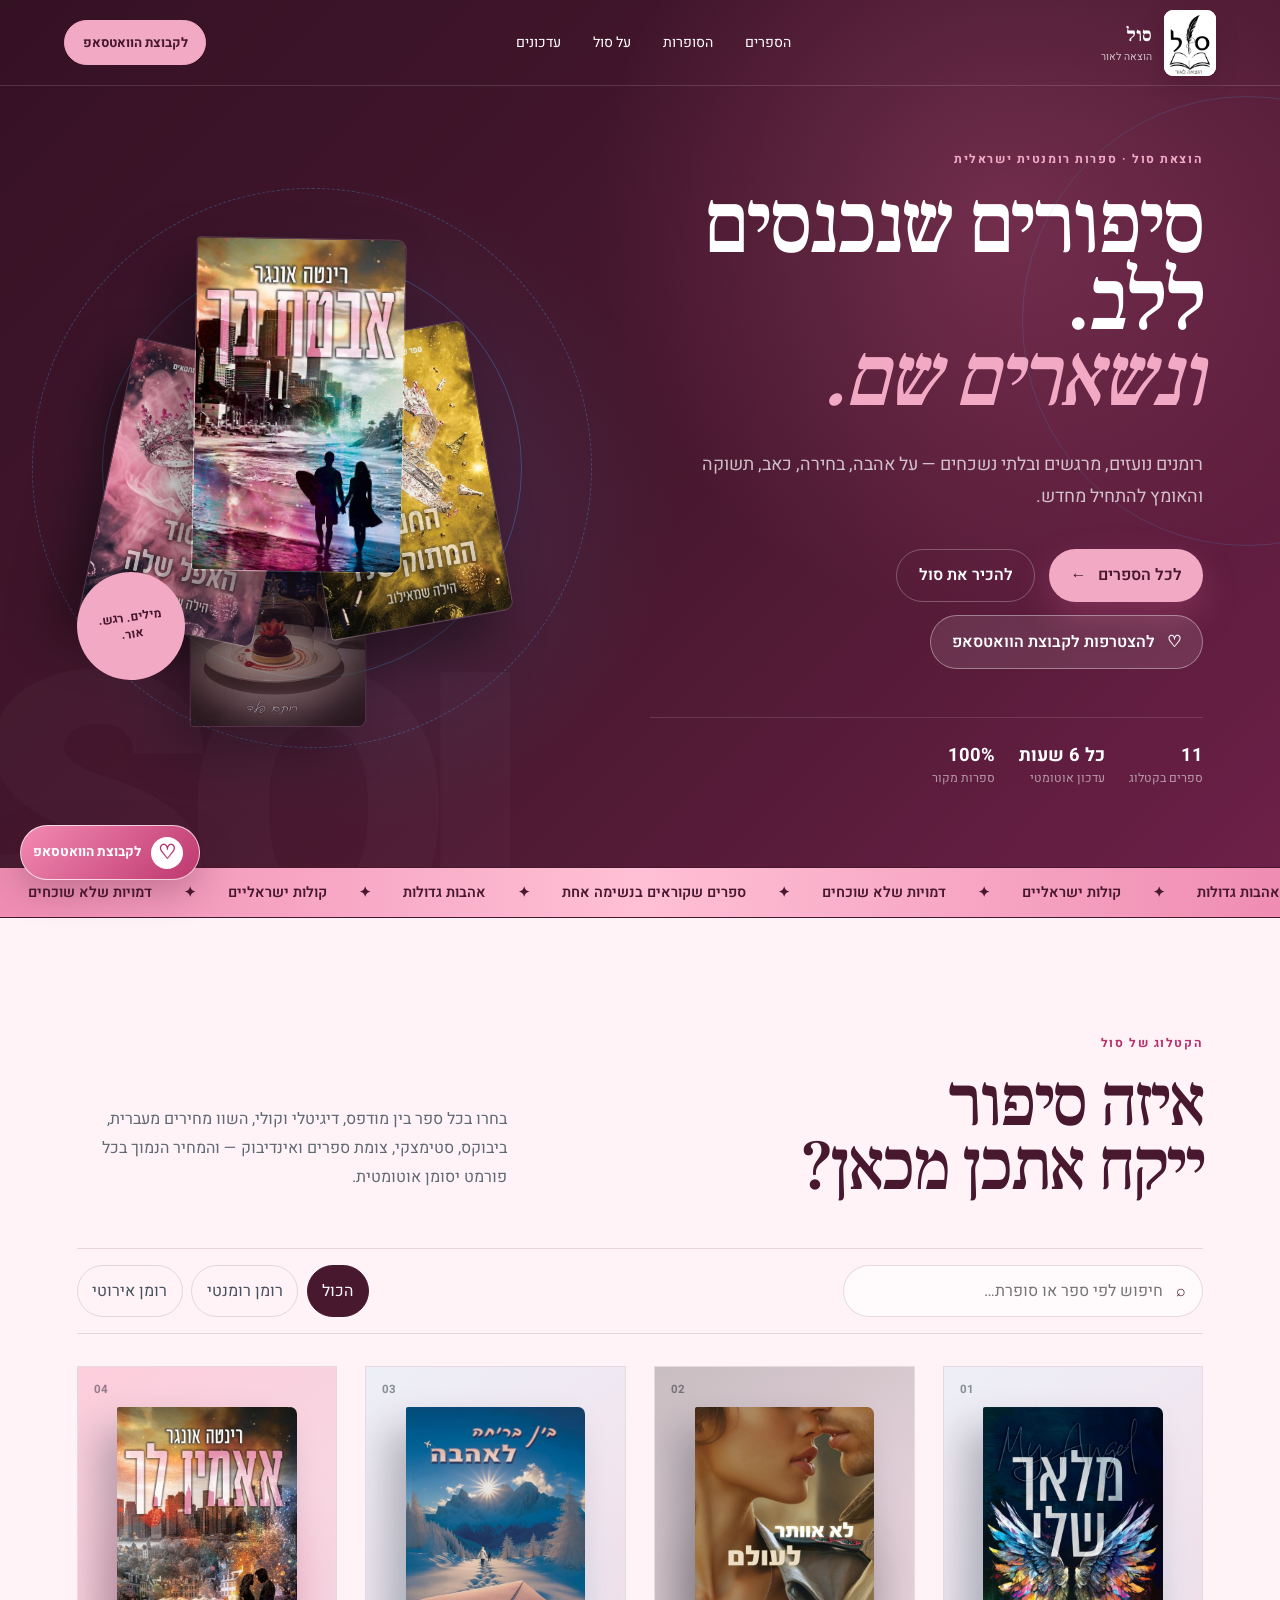
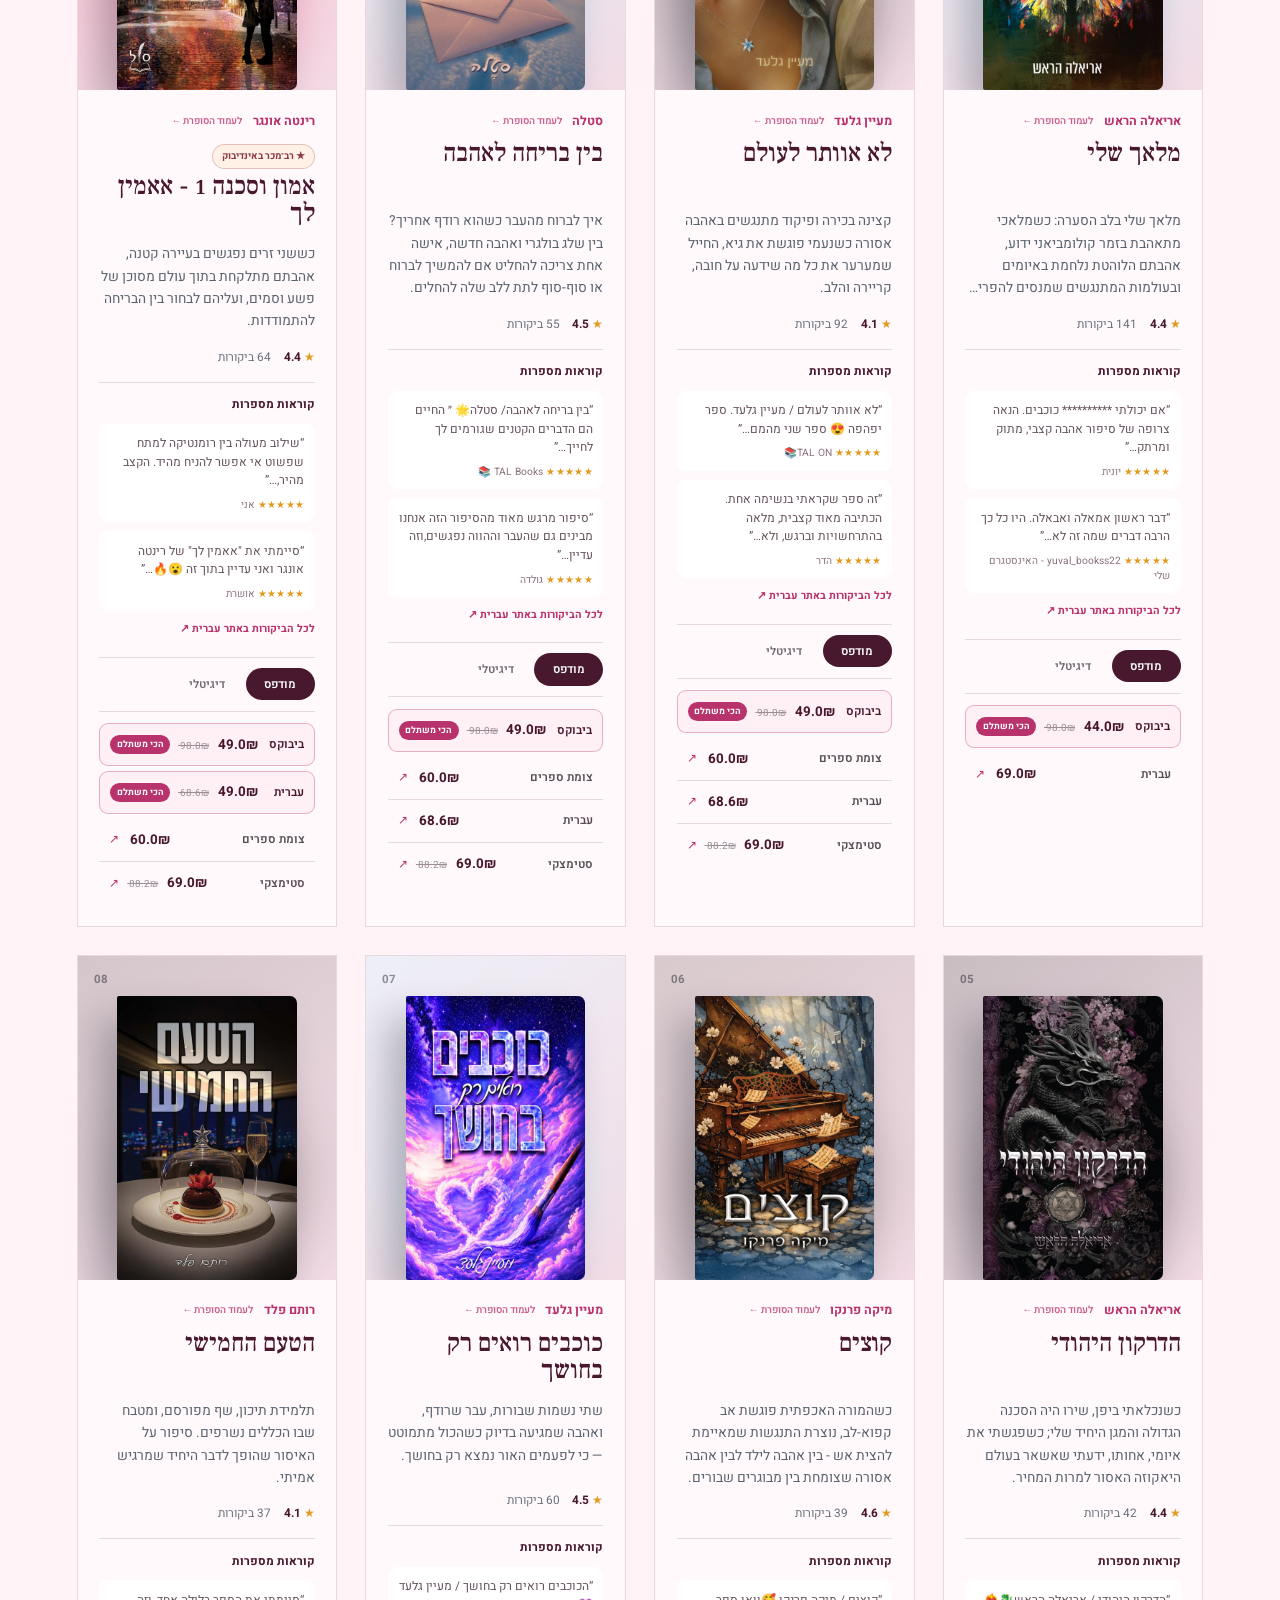
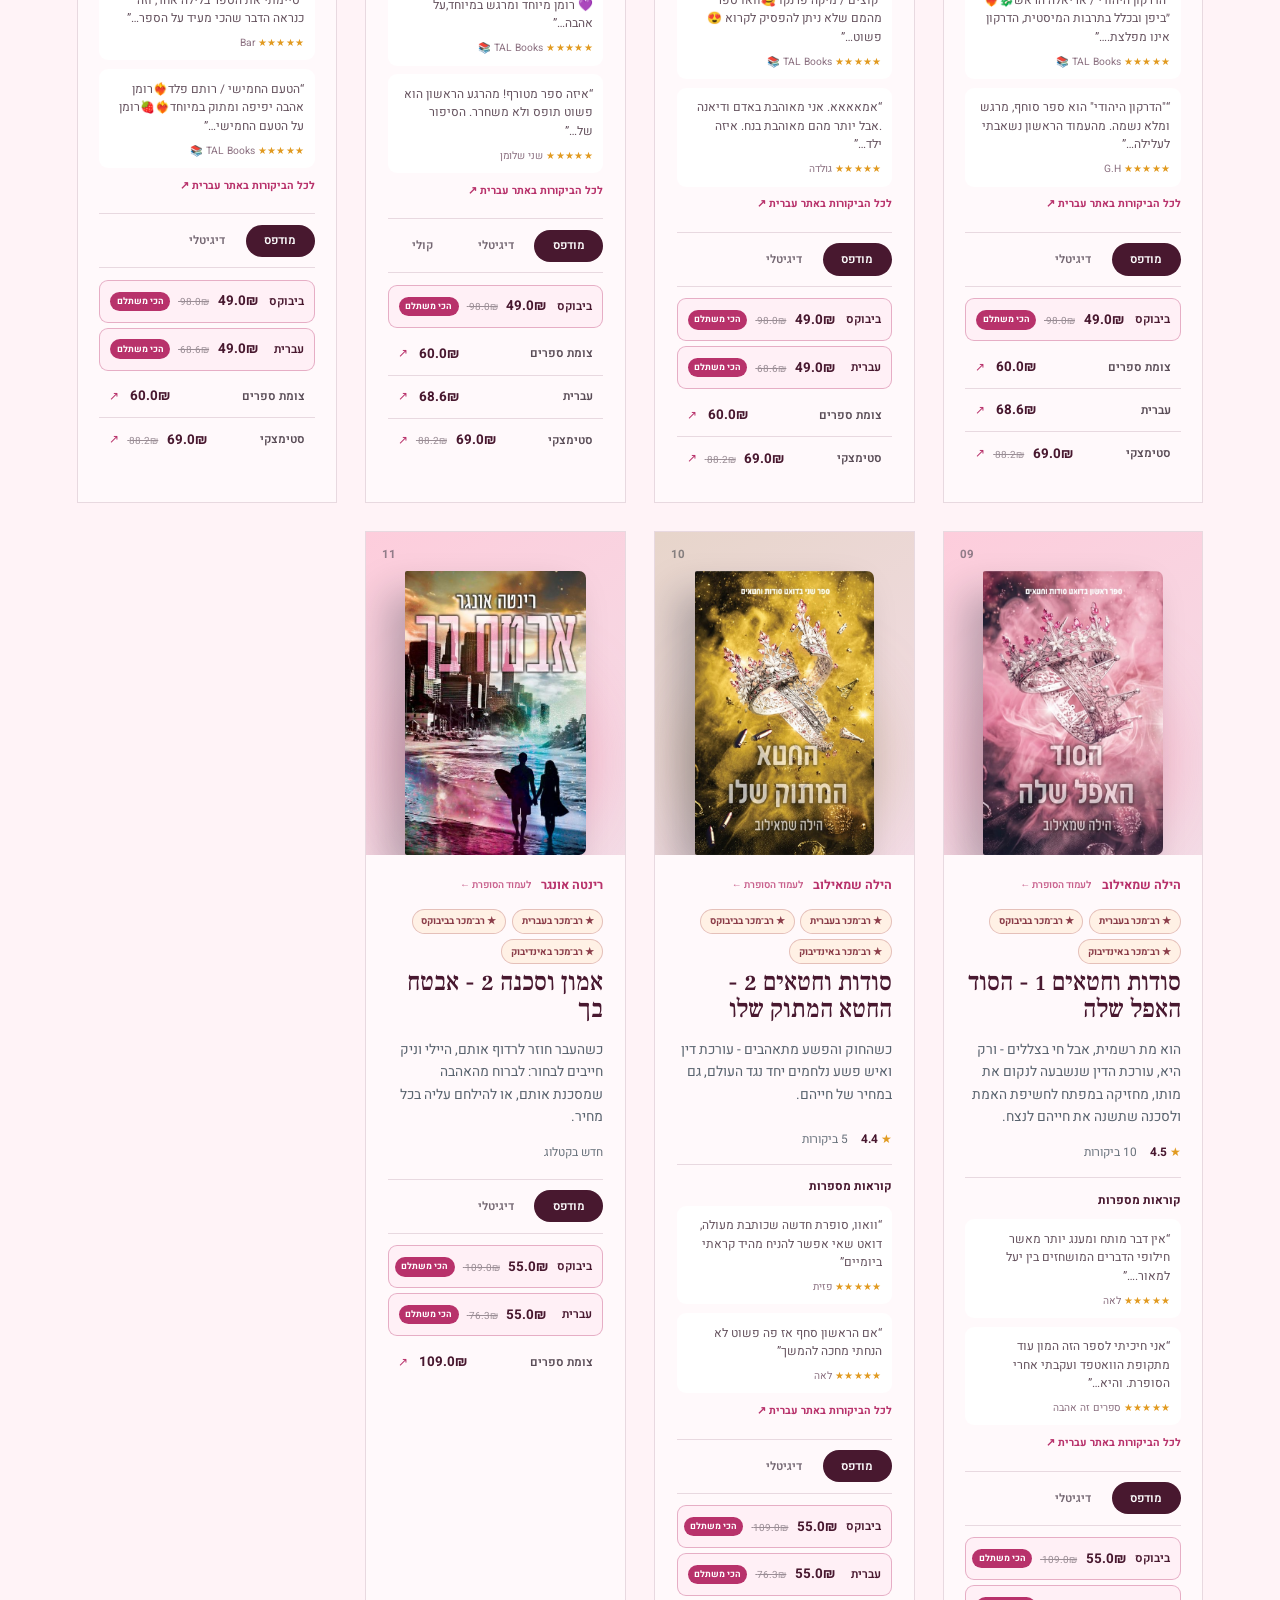
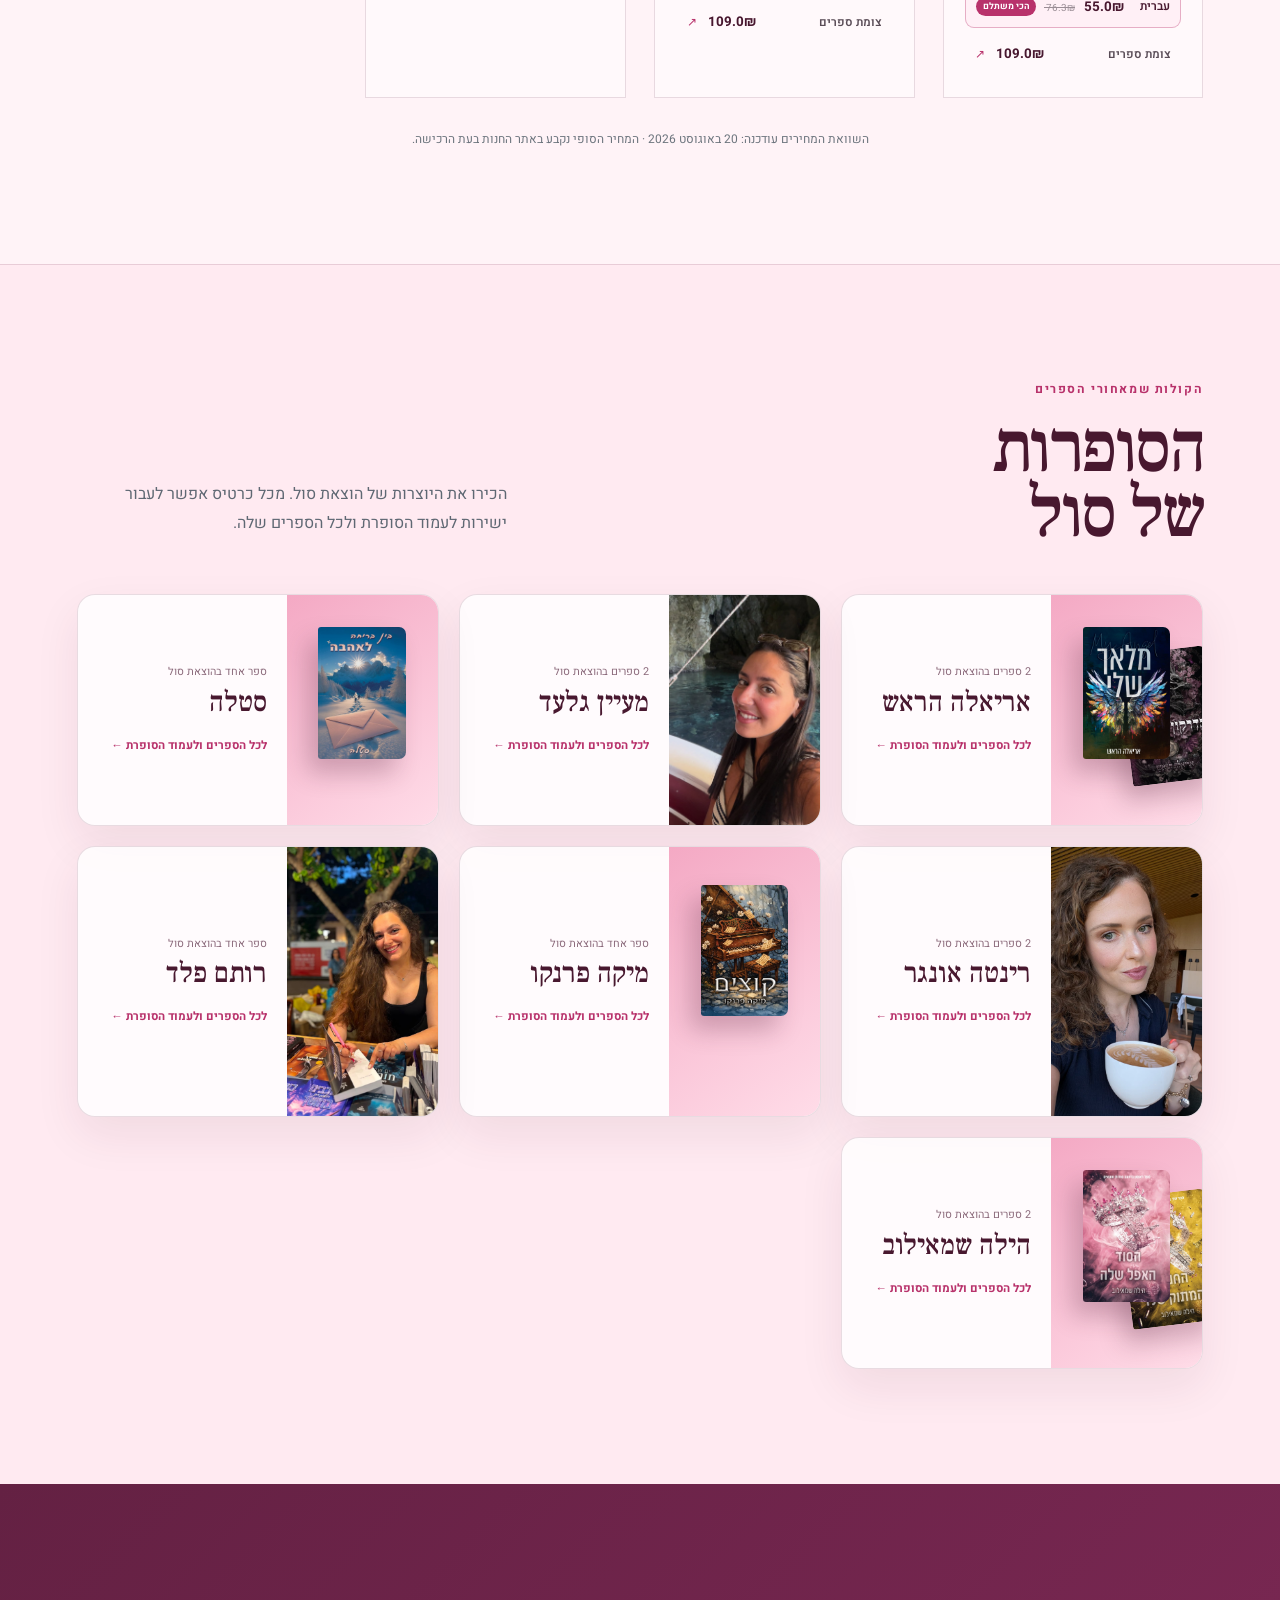
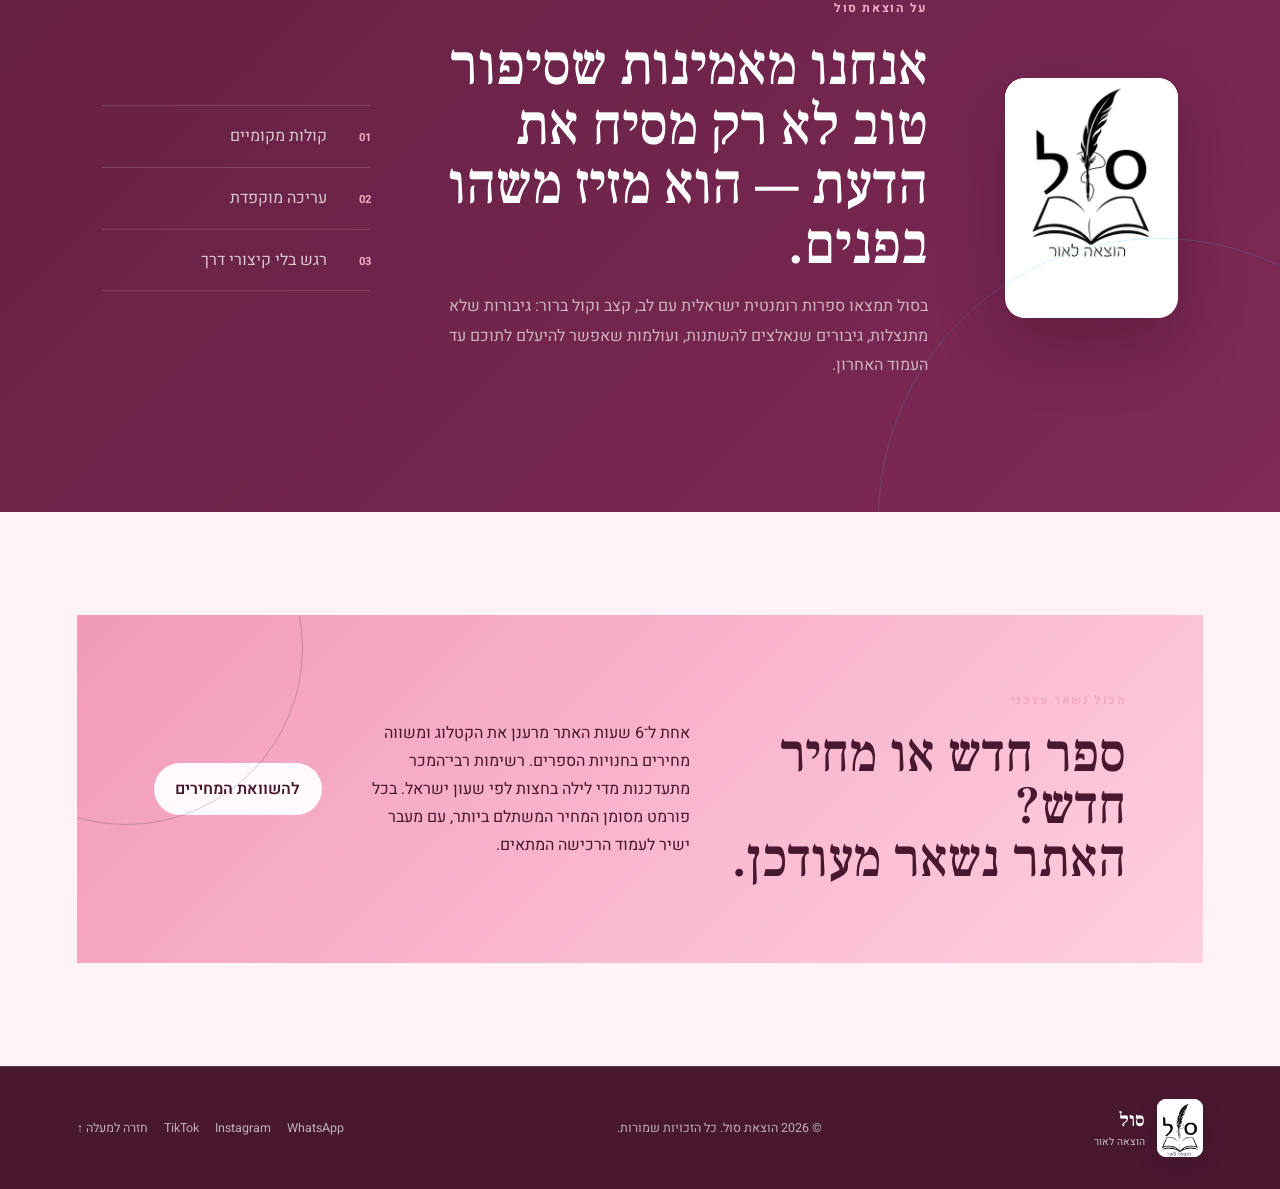
<file: index.html>
<!doctype html>
<html lang="he" dir="rtl">
<head>
  <meta charset="utf-8">
  <meta name="viewport" content="width=device-width, initial-scale=1">
  <meta name="description" content="הוצאת סול — רומנים ישראליים שנכנסים ללב. קטלוג ספרים והשוואת מחירים בין חנויות לפי פורמט.">
  <meta name="theme-color" content="#4a1732">
  <title>הוצאת סול | סיפורים שנשארים איתך</title>
  <link rel="icon" href="assets/favicon.svg" type="image/svg+xml">
  <link rel="preconnect" href="https://fonts.googleapis.com">
  <link rel="preconnect" href="https://fonts.gstatic.com" crossorigin>
  <link href="https://fonts.googleapis.com/css2?family=Frank+Ruhl+Libre:wght@400;500;600;700;900&family=Heebo:wght@300;400;500;600;700&display=swap" rel="stylesheet">
  <link rel="stylesheet" href="styles.css?v=20260725-5">
</head>
<body>
  <a class="skip-link" href="#catalog">דלגו לקטלוג</a>

  <header class="site-header" id="top">
    <a class="brand" href="#top" aria-label="הוצאת סול — דף הבית">
      <span class="brand-logo-wrap"><img class="brand-logo" src="assets/sol-official-logo.png" alt="הלוגו הרשמי של הוצאת סול"></span>
      <span class="brand-title"><strong>סול</strong><small>הוצאה לאור</small></span>
    </a>
    <nav aria-label="ניווט ראשי">
      <a href="#catalog">הספרים</a>
      <a href="#authors">הסופרות</a>
      <a href="#about">על סול</a>
      <a href="#updates">עדכונים</a>
    </nav>
    <a class="header-cta whatsapp-header" href="https://chat.whatsapp.com/DWDIMmDWJLc3e9424r5wVk?mode=gi_t" target="_blank" rel="noopener">לקבוצת הוואטסאפ</a>
  </header>

  <main>
    <section class="hero" aria-labelledby="hero-title">
      <div class="hero-glow" aria-hidden="true"></div>
      <div class="hero-copy reveal">
        <p class="eyebrow">הוצאת סול · ספרות רומנטית ישראלית</p>
        <h1 id="hero-title">סיפורים שנכנסים ללב.<br><em>ונשארים שם.</em></h1>
        <p class="hero-intro">רומנים נועזים, מרגשים ובלתי נשכחים — על אהבה, בחירה, כאב, תשוקה והאומץ להתחיל מחדש.</p>
        <div class="hero-actions">
          <a class="button button-primary" href="#catalog">לכל הספרים <span aria-hidden="true">←</span></a>
          <a class="button button-ghost" href="#about">להכיר את סול</a>
          <a class="button button-whatsapp" href="https://chat.whatsapp.com/DWDIMmDWJLc3e9424r5wVk?mode=gi_t" target="_blank" rel="noopener"><span aria-hidden="true">♡</span> להצטרפות לקבוצת הוואטסאפ</a>
        </div>
        <div class="hero-proof" aria-label="נתוני הקטלוג">
          <span><strong id="hero-count">—</strong> ספרים בקטלוג</span>
          <span><strong>כל 6 שעות</strong> עדכון אוטומטי</span>
          <span><strong>100%</strong> ספרות מקור</span>
        </div>
      </div>

      <div class="hero-stage reveal" aria-label="מבחר עטיפות מספרי הוצאת סול">
        <div class="sun-ring sun-ring-one" aria-hidden="true"></div>
        <div class="sun-ring sun-ring-two" aria-hidden="true"></div>
        <div id="hero-covers" class="hero-covers" aria-live="polite"></div>
        <span class="hero-stamp">מילים. רגש. אור.</span>
      </div>
    </section>

    <section class="ticker" aria-label="ערכי ההוצאה">
      <div class="ticker-track">
        <span>אהבות גדולות</span><i>✦</i><span>קולות ישראליים</span><i>✦</i><span>דמויות שלא שוכחים</span><i>✦</i><span>ספרים שקוראים בנשימה אחת</span><i>✦</i>
        <span>אהבות גדולות</span><i>✦</i><span>קולות ישראליים</span><i>✦</i><span>דמויות שלא שוכחים</span><i>✦</i><span>ספרים שקוראים בנשימה אחת</span><i>✦</i>
      </div>
    </section>

    <section class="catalog-section" id="catalog">
      <div class="section-heading reveal">
        <div>
          <p class="eyebrow dark">הקטלוג של סול</p>
          <h2>איזה סיפור<br>ייקח אתכן מכאן?</h2>
        </div>
        <p>בחרו בכל ספר בין מודפס, דיגיטלי וקולי, השוו מחירים מעברית, ביבוקס, סטימצקי, צומת ספרים ואינדיבוק — והמחיר הנמוך בכל פורמט יסומן אוטומטית.</p>
      </div>

      <div class="catalog-tools reveal">
        <label class="search-box">
          <span aria-hidden="true">⌕</span>
          <span class="sr-only">חיפוש ספר או סופרת</span>
          <input id="catalog-search" type="search" placeholder="חיפוש לפי ספר או סופרת…" autocomplete="off">
        </label>
        <div id="category-filters" class="filters" aria-label="סינון לפי קטגוריה"></div>
      </div>

      <div id="books-grid" class="books-grid" aria-live="polite"></div>
      <p id="empty-state" class="empty-state" hidden>לא מצאנו ספר שמתאים לחיפוש הזה. נסו מילה אחרת.</p>
      <p id="sync-status" class="sync-status">טוען את קטלוג הוצאת סול…</p>
    </section>

    <section class="home-authors" id="authors">
      <div class="section-heading reveal">
        <div>
          <p class="eyebrow dark">הקולות שמאחורי הספרים</p>
          <h2>הסופרות<br>של סול</h2>
        </div>
        <p>הכירו את היוצרות של הוצאת סול. מכל כרטיס אפשר לעבור ישירות לעמוד הסופרת ולכל הספרים שלה.</p>
      </div>
      <div id="home-authors-grid" class="home-authors-grid" aria-live="polite"></div>
    </section>

    <section class="manifesto" id="about">
      <div class="manifesto-logo-card" aria-label="הלוגו הרשמי של הוצאת סול"><img src="assets/sol-official-logo.png" alt="הוצאת סול"></div>
      <div class="manifesto-copy reveal">
        <p class="eyebrow">על הוצאת סול</p>
        <h2>אנחנו מאמינות שסיפור טוב לא רק מסיח את הדעת — הוא מזיז משהו בפנים.</h2>
        <p>בסול תמצאו ספרות רומנטית ישראלית עם לב, קצב וקול ברור: גיבורות שלא מתנצלות, גיבורים שנאלצים להשתנות, ועולמות שאפשר להיעלם לתוכם עד העמוד האחרון.</p>
      </div>
      <div class="manifesto-list reveal">
        <span><b>01</b> קולות מקומיים</span>
        <span><b>02</b> עריכה מוקפדת</span>
        <span><b>03</b> רגש בלי קיצורי דרך</span>
      </div>
    </section>

    <section class="updates-section" id="updates">
      <div class="updates-card reveal">
        <div>
          <p class="eyebrow">הכול נשאר עדכני</p>
          <h2>ספר חדש או מחיר חדש?<br>האתר נשאר מעודכן.</h2>
        </div>
        <p>אחת ל־6 שעות האתר מרענן את הקטלוג ומשווה מחירים בחנויות הספרים. רשימות רבי־המכר מתעדכנות מדי לילה בחצות לפי שעון ישראל. בכל פורמט מסומן המחיר המשתלם ביותר, עם מעבר ישיר לעמוד הרכישה המתאים.</p>
        <a class="button button-light" href="#catalog">להשוואת המחירים</a>
      </div>
    </section>
  </main>

  <footer>
    <a class="brand footer-brand" href="#top">
      <span class="brand-logo-wrap"><img class="brand-logo" src="assets/sol-official-logo.png" alt="הלוגו הרשמי של הוצאת סול"></span>
      <span class="brand-title"><strong>סול</strong><small>הוצאה לאור</small></span>
    </a>
    <p>© <span id="year"></span> הוצאת סול. כל הזכויות שמורות.</p>
    <div class="social-links" aria-label="הוצאת סול ברשתות החברתיות">
      <a href="https://chat.whatsapp.com/DWDIMmDWJLc3e9424r5wVk?mode=gi_t" target="_blank" rel="noopener" aria-label="הצטרפות לקבוצת הוואטסאפ של הוצאת סול">WhatsApp</a>
      <a href="https://www.instagram.com/explore/search/keyword/?q=soul%20publishing" target="_blank" rel="noopener" aria-label="Soul Publishing באינסטגרם">Instagram</a>
      <a href="https://www.tiktok.com/search?q=soul%20publishing" target="_blank" rel="noopener" aria-label="Soul Publishing בטיקטוק">TikTok</a>
      <a href="#top">חזרה למעלה ↑</a>
    </div>
  </footer>

  <a class="whatsapp-float" href="https://chat.whatsapp.com/DWDIMmDWJLc3e9424r5wVk?mode=gi_t" target="_blank" rel="noopener" aria-label="הצטרפות לקבוצת הוואטסאפ של הוצאת סול">
    <span class="whatsapp-float-icon" aria-hidden="true">♡</span>
    <span>לקבוצת הוואטסאפ</span>
  </a>

  <script src="app.js?v=20260725-5" defer></script>
</body>
</html>
</file>
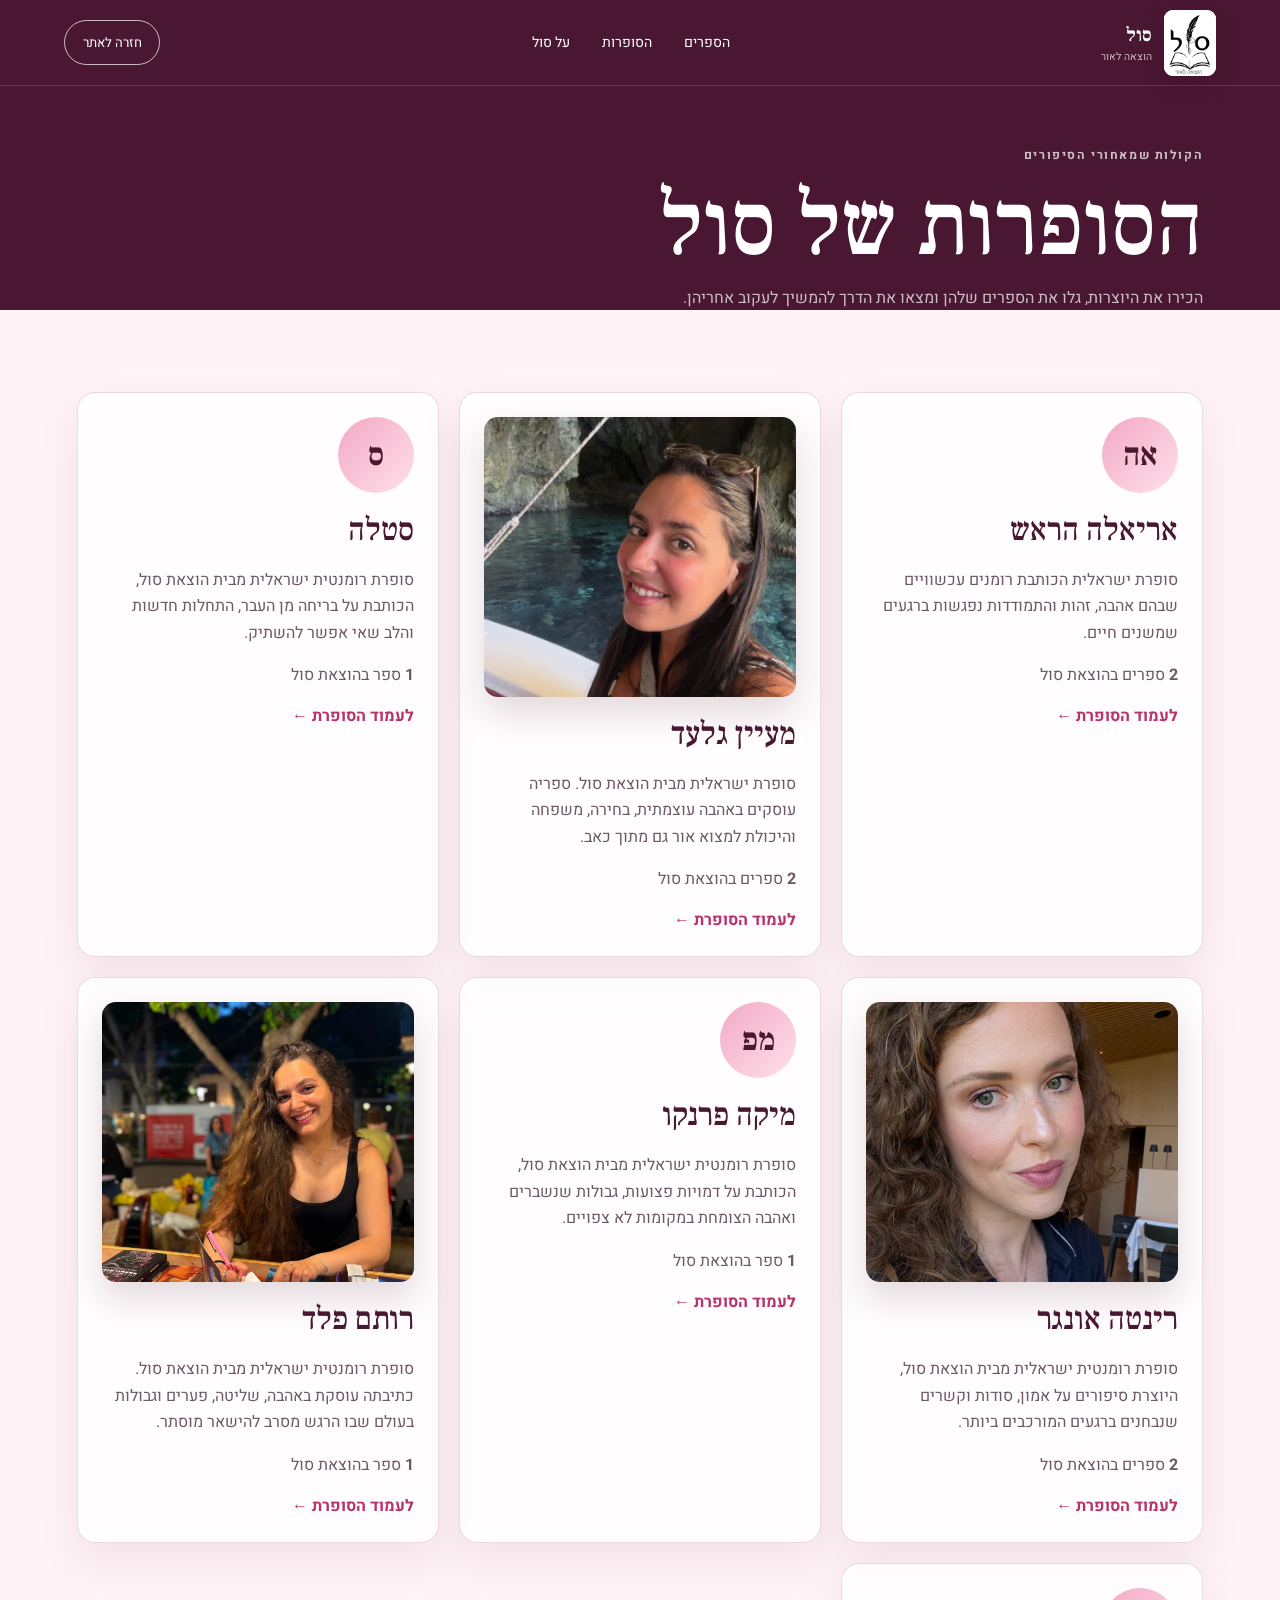
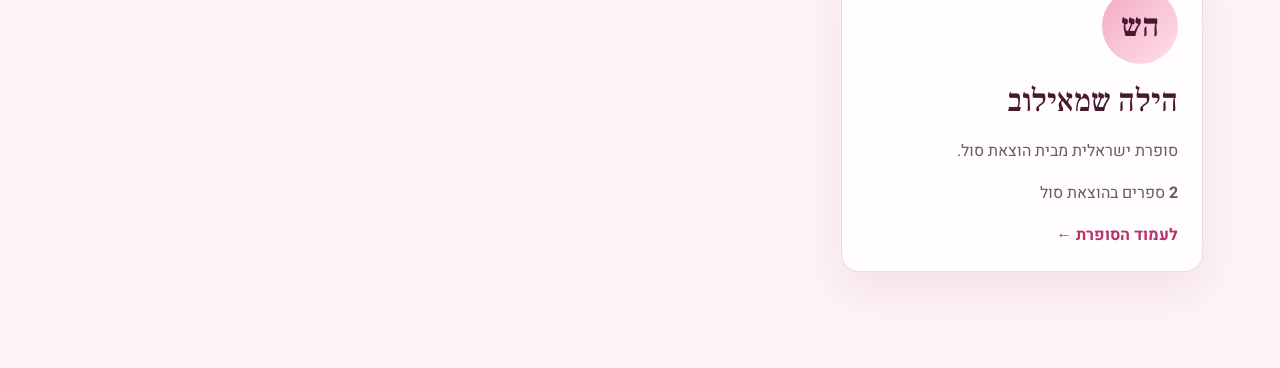
<file: authors.html>
<!doctype html>
<html lang="he" dir="rtl">
<head>
  <meta charset="utf-8">
  <meta name="viewport" content="width=device-width, initial-scale=1">
  <meta name="description" content="הסופרות של הוצאת סול והספרים שלהן.">
  <meta name="theme-color" content="#4a1732">
  <title>הסופרות של סול | הוצאת סול</title>
  <link rel="icon" href="assets/favicon.svg" type="image/svg+xml">
  <link rel="preconnect" href="https://fonts.googleapis.com">
  <link rel="preconnect" href="https://fonts.gstatic.com" crossorigin>
  <link href="https://fonts.googleapis.com/css2?family=Frank+Ruhl+Libre:wght@400;500;600;700;900&family=Heebo:wght@300;400;500;600;700&display=swap" rel="stylesheet">
  <link rel="stylesheet" href="styles.css?v=20260725-5">
</head>
<body class="inner-page">
  <header class="site-header">
    <a class="brand" href="index.html" aria-label="הוצאת סול — דף הבית"><span class="brand-logo-wrap"><img class="brand-logo" src="assets/sol-official-logo.png" alt="הלוגו הרשמי של הוצאת סול"></span><span class="brand-title"><strong>סול</strong><small>הוצאה לאור</small></span></a>
    <nav aria-label="ניווט ראשי"><a href="index.html#catalog">הספרים</a><a href="authors.html" aria-current="page">הסופרות</a><a href="index.html#about">על סול</a></nav>
    <a class="header-cta" href="index.html">חזרה לאתר</a>
  </header>
  <main class="inner-main">
    <section class="inner-hero"><p class="eyebrow">הקולות שמאחורי הסיפורים</p><h1>הסופרות של סול</h1><p>הכירו את היוצרות, גלו את הספרים שלהן ומצאו את הדרך להמשיך לעקוב אחריהן.</p></section>
    <section id="authors-directory" class="authors-directory" aria-live="polite"></section>
  </main>
  <script src="authors.js?v=20260725-5" defer></script>
</body>
</html>
</file>
<file: styles.css>
:root {
  --ink: #48182f;
  --ink-soft: #642143;
  --paper: #fff3f7;
  --white: #fffafd;
  --blue: #f2a9c3;
  --blue-dark: #b8326b;
  --coral: #e86f9f;
  --gold: #ffc0d5;
  --line: rgba(103, 33, 69, .15);
  --serif: "Frank Ruhl Libre", Georgia, serif;
  --sans: "Heebo", Arial, sans-serif;
}

* { box-sizing: border-box; }
html { scroll-behavior: smooth; }
body { margin: 0; background: var(--paper); color: var(--ink); font-family: var(--sans); overflow-x: hidden; }
a { color: inherit; text-decoration: none; }
img { display: block; max-width: 100%; }
button, input { font: inherit; }
.sr-only { position: absolute; width: 1px; height: 1px; padding: 0; margin: -1px; overflow: hidden; clip: rect(0,0,0,0); white-space: nowrap; border: 0; }
.skip-link { position: fixed; top: -5rem; right: 1rem; z-index: 100; padding: .8rem 1rem; background: var(--blue); color: var(--ink); border-radius: 0 0 .5rem .5rem; }
.skip-link:focus { top: 0; }

.site-header { position: absolute; inset: 0 0 auto; z-index: 20; min-height: 86px; padding: 0 clamp(1.25rem, 5vw, 5rem); display: flex; align-items: center; justify-content: space-between; gap: 2rem; color: #fff; border-bottom: 1px solid rgba(255,255,255,.14); }
.brand { display: inline-flex; align-items: center; gap: .75rem; }
.brand-logo-wrap { position: relative; flex: 0 0 auto; width: 52px; height: 66px; overflow: hidden; border-radius: 9px; background: #fff; box-shadow: 0 8px 22px rgba(41,7,26,.18); }
.brand-logo { position: absolute; top: -14px; left: 50%; width: 86px; max-width: none; height: 86px; transform: translateX(-50%); object-fit: contain; }
.brand-title { display: flex; flex-direction: column; color: #fff; line-height: 1; }
.brand-title strong { font: 700 1.2rem var(--serif); }
.brand-title small { margin-top: .35rem; color: rgba(255,255,255,.72); font-size: .65rem; }
.brand-symbol { position: relative; display: grid; place-items: center; width: 42px; aspect-ratio: 1; border: 1px solid currentColor; border-radius: 50%; }
.brand-symbol::before, .brand-symbol::after, .brand-symbol i::before, .brand-symbol i::after { content: ""; position: absolute; width: 1px; height: 8px; background: currentColor; left: 50%; top: -5px; transform-origin: 50% 26px; }
.brand-symbol::after { transform: rotate(90deg); }
.brand-symbol i::before { transform: rotate(45deg); }
.brand-symbol i::after { transform: rotate(-45deg); }
.brand-symbol i { display: block; width: 10px; aspect-ratio: 1; background: var(--blue); border-radius: 50%; }
.brand-copy { display: flex; flex-direction: column; line-height: .9; }
.brand-copy strong { font: 700 1.35rem/1 var(--sans); letter-spacing: .24em; }
.brand-copy small { margin-top: .4rem; font-size: .68rem; letter-spacing: .12em; }
.site-header nav { display: flex; gap: 2rem; font-size: .88rem; }
.site-header nav a { position: relative; }
.site-header nav a::after { content: ""; position: absolute; right: 0; bottom: -.45rem; width: 0; height: 2px; background: var(--blue); transition: width .25s ease; }
.site-header nav a:hover::after, .site-header nav a:focus-visible::after { width: 100%; }
.header-cta { padding: .72rem 1.1rem; border: 1px solid rgba(255,255,255,.7); border-radius: 999px; font-size: .82rem; transition: .2s ease; }
.header-cta:hover { color: var(--ink); background: #fff; }
.whatsapp-header { background: var(--blue); border-color: var(--blue); color: var(--ink); font-weight: 700; }

.hero { position: relative; min-height: 760px; padding: 150px clamp(1.25rem, 6vw, 7rem) 80px; background: radial-gradient(circle at 78% 25%, rgba(232,111,159,.25), transparent 34%), linear-gradient(135deg, #351124, var(--ink) 54%, #6d2048); color: #fff; display: grid; grid-template-columns: minmax(0, 1fr) minmax(380px, .85fr); align-items: center; gap: clamp(2rem, 8vw, 9rem); isolation: isolate; overflow: hidden; }
.hero::before { content: "SOL"; position: absolute; left: -2vw; bottom: -8vw; z-index: -1; color: rgba(255,255,255,.025); font: 900 clamp(13rem, 30vw, 34rem)/.75 var(--sans); letter-spacing: -.08em; direction: ltr; }
.hero::after { content: ""; position: absolute; width: 28rem; height: 28rem; border: 1px solid rgba(61,181,255,.16); border-radius: 50%; right: -12rem; top: 6rem; }
.hero-glow { position: absolute; z-index: -1; width: 42rem; height: 42rem; right: 46%; top: 20%; background: radial-gradient(circle, rgba(61,181,255,.13), transparent 68%); }
.eyebrow { margin: 0 0 1.2rem; color: var(--blue); font-size: .76rem; font-weight: 700; letter-spacing: .13em; text-transform: uppercase; }
.eyebrow.dark { color: var(--blue-dark); }
h1, h2, h3 { font-family: var(--serif); font-weight: 500; }
.hero h1 { margin: 0; font-size: clamp(3.6rem, 6.8vw, 7.5rem); line-height: .88; letter-spacing: -.035em; }
.hero h1 em { color: var(--blue); font-weight: 500; }
.hero-intro { max-width: 610px; margin: 2rem 0 0; color: rgba(255,255,255,.72); font-size: clamp(1rem, 1.4vw, 1.22rem); line-height: 1.8; }
.hero-actions { display: flex; flex-wrap: wrap; gap: .85rem; margin-top: 2.2rem; }
.button { display: inline-flex; min-height: 50px; padding: .85rem 1.35rem; align-items: center; justify-content: center; gap: .7rem; border-radius: 999px; font-weight: 600; transition: transform .2s ease, background .2s ease, box-shadow .2s ease; }
.button:hover { transform: translateY(-2px); }
.button-primary { background: var(--blue); color: var(--ink); box-shadow: 0 14px 35px rgba(232,111,159,.25); }
.button-primary:hover { background: #ffc1d6; }
.button-ghost { color: #fff; border: 1px solid rgba(255,255,255,.26); }
.button-ghost:hover { background: rgba(255,255,255,.07); }
.button-whatsapp { color: #fff; border: 1px solid rgba(255,255,255,.38); background: rgba(255,255,255,.1); }
.button-whatsapp:hover { background: #fff; color: var(--ink); }
.button-light { background: var(--white); color: var(--ink); }
.hero-proof { display: flex; flex-wrap: wrap; gap: 1.5rem; margin-top: 3rem; padding-top: 1.5rem; border-top: 1px solid rgba(255,255,255,.13); color: rgba(255,255,255,.55); font-size: .76rem; }
.hero-proof span { display: flex; flex-direction: column; }
.hero-proof strong { color: #fff; font-size: 1.15rem; }

.hero-stage { position: relative; min-height: 520px; display: grid; place-items: center; perspective: 1000px; }
.hero-covers { position: relative; width: min(100%, 470px); height: 480px; }
.hero-cover { position: absolute; width: 210px; aspect-ratio: 2/3.18; object-fit: cover; border-radius: 4px 10px 10px 4px; box-shadow: -25px 30px 60px rgba(0,0,0,.45); border: 1px solid rgba(255,255,255,.18); transform-origin: 50% 100%; }
.hero-cover:nth-child(1) { right: 31%; top: 2%; z-index: 4; transform: rotate(1deg); }
.hero-cover:nth-child(2) { right: 4%; top: 13%; z-index: 3; transform: rotate(-10deg) scale(.88); }
.hero-cover:nth-child(3) { right: 59%; top: 14%; z-index: 2; transform: rotate(12deg) scale(.84); }
.hero-cover:nth-child(4) { right: 35%; top: 25%; z-index: 1; transform: translateY(45px) scale(.84); opacity: .6; }
.sun-ring { position: absolute; border: 1px solid rgba(61,181,255,.3); border-radius: 50%; }
.sun-ring-one { width: 420px; height: 420px; }
.sun-ring-two { width: 560px; height: 560px; border-style: dashed; animation: rotate 40s linear infinite; }
.hero-stamp { position: absolute; left: 0; bottom: 3rem; z-index: 8; width: 108px; aspect-ratio: 1; display: grid; place-items: center; padding: 1rem; text-align: center; color: var(--ink); background: var(--blue); border-radius: 50%; font: 700 .75rem/1.45 var(--sans); transform: rotate(-8deg); }
@keyframes rotate { to { transform: rotate(360deg); } }

.ticker { overflow: hidden; background: linear-gradient(90deg, #ef8db2, #ffc0d5, #ef8db2); border-block: 1px solid var(--ink); }
.ticker-track { width: max-content; padding: .9rem 0; display: flex; gap: 2rem; align-items: center; animation: ticker 34s linear infinite; font: 600 .9rem var(--sans); }
.ticker-track i { font-style: normal; }
@keyframes ticker { to { transform: translateX(50%); } }

.catalog-section { padding: clamp(5rem, 9vw, 9rem) clamp(1.25rem, 6vw, 7rem); }
.section-heading { display: grid; grid-template-columns: 1fr minmax(260px, 430px); gap: 2rem; align-items: end; margin-bottom: 3rem; }
.section-heading h2 { margin: 0; font-size: clamp(3rem, 5.6vw, 6rem); line-height: .9; letter-spacing: -.035em; }
.section-heading > p { margin: 0 0 .5rem; color: #5f6873; line-height: 1.8; }
.catalog-tools { display: flex; justify-content: space-between; gap: 1rem; margin-bottom: 2rem; padding-block: 1rem; border-block: 1px solid var(--line); }
.search-box { width: min(100%, 360px); display: flex; align-items: center; gap: .7rem; padding: .75rem 1rem; background: rgba(255,255,255,.62); border: 1px solid var(--line); border-radius: 999px; }
.search-box input { width: 100%; border: 0; outline: 0; background: transparent; color: var(--ink); }
.filters { display: flex; flex-wrap: wrap; gap: .55rem; justify-content: flex-end; }
.filter-button { border: 1px solid var(--line); background: transparent; padding: .62rem .9rem; border-radius: 999px; cursor: pointer; color: #46515d; transition: .2s ease; }
.filter-button:hover, .filter-button.active { background: var(--ink); border-color: var(--ink); color: #fff; }
.books-grid { display: grid; grid-template-columns: repeat(4, minmax(0, 1fr)); gap: clamp(1rem, 2.2vw, 2rem); }
.book-card { position: relative; min-width: 0; background: rgba(255,255,255,.56); border: 1px solid var(--line); overflow: hidden; transition: transform .3s ease, box-shadow .3s ease; }
.book-card:hover { transform: translateY(-7px); box-shadow: 0 26px 60px rgba(16,24,36,.12); }
.book-cover-shell { position: relative; aspect-ratio: 4/5; padding: 1.35rem 1.35rem 0; display: grid; place-items: end center; overflow: hidden; background: linear-gradient(145deg, color-mix(in srgb, var(--book-color) 24%, #fff0f6), #f3dce6); }
.book-cover-shell::before { content: ""; position: absolute; width: 72%; aspect-ratio: 1; border-radius: 50%; background: color-mix(in srgb, var(--book-color) 35%, transparent); filter: blur(35px); }
.book-cover { position: relative; z-index: 1; height: 94%; width: auto; max-width: 84%; object-fit: cover; object-position: center; box-shadow: -18px 22px 38px rgba(16,24,36,.27); border-radius: 2px 7px 7px 2px; }
.book-number { position: absolute; top: .9rem; left: 1rem; z-index: 2; color: rgba(16,24,36,.45); font: 700 .72rem var(--sans); }
.book-body { padding: 1.35rem; }
.book-author { margin: 0; color: var(--blue-dark); font-size: .78rem; font-weight: 700; }
.book-author a { display: inline-flex; flex-wrap: wrap; align-items: center; gap: .35rem .65rem; padding: .38rem .65rem; margin: -.38rem -.65rem 0; border-radius: 999px; transition: background .2s ease, color .2s ease; }
.book-author a:hover, .book-author a:focus-visible { background: #ffe0ec; color: var(--ink); }
.book-author a span { font-size: .62rem; font-weight: 600; opacity: .76; }
.book-bestsellers { display: flex; flex-wrap: wrap; gap: .35rem; margin-top: .5rem; }
.bestseller-badge { display: inline-flex; align-items: center; min-height: 25px; padding: .25rem .55rem; border: 1px solid rgba(168,78,85,.3); border-radius: 999px; background: #fff1e5; color: #8b3d49; font-size: .61rem; font-weight: 700; }
.bestseller-badge:hover { background: var(--blue); color: var(--ink); }
.book-card h3 { min-height: 2.3em; margin: .35rem 0 .65rem; font-size: clamp(1.55rem, 2vw, 2.05rem); line-height: 1.05; }
.book-description { min-height: 5.5em; margin: 0; display: -webkit-box; -webkit-line-clamp: 4; -webkit-box-orient: vertical; overflow: hidden; color: #59636e; font-size: .86rem; line-height: 1.62; }
.rating-row { display: flex; gap: .8rem; align-items: center; margin-top: 1rem; color: #68717b; font-size: .74rem; }
.rating-row strong { color: var(--ink); }
.rating-star { color: #e19a20; }
.featured-reviews { margin-top: 1rem; padding-top: .85rem; border-top: 1px solid var(--line); }
.featured-reviews h4 { margin: 0 0 .65rem; color: var(--ink); font: 700 .73rem var(--sans); }
.reader-reviews { display: grid; gap: .55rem; }
.reader-review { margin: 0; padding: .65rem; border-radius: 9px; background: #fff; }
.reader-review blockquote { margin: 0; color: #65525e; font-size: .75rem; line-height: 1.55; }
.reader-review figcaption { margin-top: .45rem; color: #8b7080; font-size: .64rem; }
.reader-review figcaption span { color: #e19a20; letter-spacing: .03em; }
.reviews-source { display: inline-block; margin-top: .6rem; color: var(--blue-dark); font-size: .66rem; font-weight: 700; }
.price-comparison { margin-top: 1.1rem; border-top: 1px solid var(--line); }
.format-tabs { display: grid; grid-template-columns: repeat(3, 1fr); gap: .25rem; padding: .65rem 0; border-bottom: 1px solid var(--line); }
.format-tab { min-width: 0; padding: .48rem .2rem; border: 0; border-radius: 999px; background: transparent; color: #756873; cursor: pointer; font-size: .72rem; font-weight: 600; }
.format-tab.active { background: var(--ink); color: #fff; }
.price-panel { padding-top: .42rem; }
.price-row { position: relative; min-height: 43px; display: grid; grid-template-columns: 1fr auto auto; gap: .5rem; align-items: center; padding: .55rem .62rem; border-bottom: 1px solid var(--line); color: #594c56; font-size: .73rem; transition: background .2s ease; }
.price-row:hover { background: #fff; }
.price-row:last-child { border-bottom: 0; }
.price-row.best-offer { margin: .3rem 0; border: 1px solid rgba(184,50,107,.35); border-radius: 9px; background: #fff0f6; color: var(--ink); }
.store-name { font-weight: 600; }
.offer-price { display: flex; align-items: baseline; gap: .35rem; direction: ltr; }
.offer-price del { color: #9a8d95; font-size: .62rem; }
.offer-price strong { color: var(--ink); font-size: .84rem; }
.best-badge { padding: .2rem .4rem; border-radius: 999px; background: var(--blue-dark); color: #fff; font-size: .56rem; font-weight: 700; white-space: nowrap; }
.store-arrow { color: var(--blue-dark); }
.sync-status { margin: 2rem 0 0; color: #6c747d; font-size: .75rem; text-align: center; }
.empty-state { padding: 3rem; text-align: center; color: #67717b; }

.home-authors { padding: clamp(5rem, 9vw, 9rem) clamp(1.25rem, 6vw, 7rem); background: #ffeaf1; border-top: 1px solid var(--line); }
.home-authors-grid { display: grid; grid-template-columns: repeat(3, minmax(0, 1fr)); gap: 1.25rem; }
.home-author-card { min-width: 0; display: grid; grid-template-columns: 42% 1fr; min-height: 230px; overflow: hidden; border: 1px solid var(--line); border-radius: 18px; background: rgba(255,255,255,.82); box-shadow: 0 18px 45px rgba(72,24,47,.08); transition: transform .25s ease, box-shadow .25s ease; }
.home-author-card:hover, .home-author-card:focus-visible { transform: translateY(-5px); box-shadow: 0 24px 55px rgba(72,24,47,.15); }
.home-author-covers { position: relative; min-height: 230px; overflow: hidden; background: linear-gradient(145deg, #f4a9c4, #ffdce8); }
.home-author-covers img { position: absolute; width: 58%; aspect-ratio: 2/3; object-fit: cover; border-radius: 3px 7px 7px 3px; box-shadow: -10px 14px 25px rgba(72,24,47,.25); }
.home-author-covers img:nth-child(1) { right: 21%; top: 14%; z-index: 3; }
.home-author-covers img:nth-child(2) { right: -7%; top: 24%; z-index: 2; transform: rotate(-7deg); }
.home-author-covers img:nth-child(3) { right: 52%; top: 25%; z-index: 1; transform: rotate(7deg); }
.home-author-photo { width: 100%; height: 100%; min-height: 230px; object-fit: cover; object-position: 50% 32%; }
.home-author-copy { align-self: center; padding: 1.25rem; }
.home-author-copy p { margin: 0 0 .45rem; color: #8c6b7c; font-size: .68rem; }
.home-author-copy h3 { margin: 0 0 1rem; font-size: clamp(1.65rem, 2.2vw, 2.3rem); line-height: 1; }
.home-author-copy span { color: var(--blue-dark); font-size: .72rem; font-weight: 700; }

.manifesto { position: relative; padding: clamp(5rem, 9vw, 9rem) clamp(1.25rem, 8vw, 10rem); background: linear-gradient(135deg, var(--ink-soft), #7e2956); color: #fff; display: grid; grid-template-columns: .45fr 1.25fr .7fr; gap: clamp(2rem, 6vw, 7rem); align-items: center; overflow: hidden; }
.manifesto::after { content: ""; position: absolute; inset: auto -10rem -18rem auto; width: 35rem; height: 35rem; border: 1px solid rgba(61,181,255,.2); border-radius: 50%; }
.manifesto-logo-card { position: relative; width: min(100%, 220px); aspect-ratio: .72; justify-self: center; overflow: hidden; border-radius: 20px; background: #fff; box-shadow: 0 28px 65px rgba(35,6,22,.28); }
.manifesto-logo-card img { position: absolute; width: 142%; max-width: none; left: 50%; top: -18%; transform: translateX(-50%); }
.manifesto h2 { margin: 0; font-size: clamp(2.5rem, 4.5vw, 5rem); line-height: 1.04; }
.manifesto-copy > p:last-child { max-width: 700px; color: rgba(255,255,255,.65); line-height: 1.85; }
.manifesto-list { display: flex; flex-direction: column; border-top: 1px solid rgba(255,255,255,.15); }
.manifesto-list span { padding: 1.15rem 0; border-bottom: 1px solid rgba(255,255,255,.15); color: rgba(255,255,255,.75); }
.manifesto-list b { display: inline-block; width: 2.5rem; color: var(--blue); font-size: .7rem; }

.updates-section { padding: clamp(4rem, 8vw, 7rem) clamp(1.25rem, 6vw, 7rem); }
.updates-card { position: relative; padding: clamp(2rem, 6vw, 5rem); background: linear-gradient(135deg, #f19aba, #ffd0df); display: grid; grid-template-columns: 1.2fr 1fr auto; gap: 2rem; align-items: center; overflow: hidden; }
.updates-card::before { content: ""; position: absolute; width: 22rem; aspect-ratio: 1; border: 1px solid rgba(16,24,36,.2); border-radius: 50%; left: -8rem; top: -9rem; }
.updates-card h2 { margin: 0; font-size: clamp(2.4rem, 4.2vw, 4.7rem); line-height: .98; }
.updates-card > p { line-height: 1.75; }

footer { padding: 2rem clamp(1.25rem, 6vw, 7rem); display: flex; justify-content: space-between; align-items: center; gap: 1.5rem; background: var(--ink); color: rgba(255,255,255,.65); font-size: .78rem; border-top: 1px solid rgba(255,255,255,.12); }
.footer-brand { color: #fff; }
.footer-brand .brand-symbol { width: 34px; }
.footer-brand .brand-logo-wrap { width: 46px; height: 58px; }
.footer-brand .brand-logo { width: 76px; height: 76px; top: -12px; }
.social-links { display: flex; gap: 1rem; align-items: center; }
.social-links a:hover { color: var(--blue); }
.whatsapp-float { position: fixed; z-index: 30; left: 1.25rem; bottom: 1.25rem; display: inline-flex; align-items: center; gap: .65rem; min-height: 52px; padding: .65rem 1rem .65rem .75rem; border: 1px solid rgba(255,255,255,.72); border-radius: 999px; background: linear-gradient(135deg, #f38ab2, #bd376e); color: #fff; font: 700 .84rem/1 var(--sans); box-shadow: 0 12px 35px rgba(72,24,47,.28); transition: transform .2s ease, box-shadow .2s ease; }
.whatsapp-float:hover { transform: translateY(-3px); box-shadow: 0 16px 40px rgba(72,24,47,.36); }
.whatsapp-float:focus-visible { outline: 3px solid #fff; outline-offset: 3px; }
.whatsapp-float-icon { width: 32px; height: 32px; display: grid; place-items: center; flex: 0 0 auto; border-radius: 50%; background: #fff; color: var(--blue-dark); font-size: 1.25rem; }

.inner-page { min-height: 100vh; background: linear-gradient(180deg, #4a1732 0 310px, var(--paper) 310px); }
.inner-main { padding: 145px clamp(1.25rem, 6vw, 7rem) 6rem; }
.inner-hero { max-width: 920px; color: #fff; }
.inner-hero h1 { margin: .3rem 0 1rem; font-size: clamp(3.3rem, 7vw, 7rem); line-height: .92; }
.inner-hero p { max-width: 680px; color: rgba(255,255,255,.72); line-height: 1.75; }
.authors-directory { display: grid; grid-template-columns: repeat(3, minmax(0, 1fr)); gap: 1.25rem; margin-top: 5rem; }
.author-tile { padding: 1.5rem; border: 1px solid var(--line); border-radius: 18px; background: rgba(255,255,255,.78); box-shadow: 0 18px 45px rgba(72,24,47,.08); }
.author-tile-photo { width: 100%; height: 280px; object-fit: cover; object-position: 50% 32%; border-radius: 14px; box-shadow: 0 16px 35px rgba(72,24,47,.16); }
.author-monogram { width: 76px; height: 76px; display: grid; place-items: center; border-radius: 50%; background: linear-gradient(135deg, var(--blue), #ffe0eb); color: var(--ink); font: 700 2rem var(--serif); }
.author-tile h2 { margin: 1rem 0 .35rem; font-size: 2rem; }
.author-tile p { color: #6c5965; line-height: 1.65; }
.text-link { color: var(--blue-dark); font-weight: 700; }
.author-profile { display: grid; grid-template-columns: 280px minmax(0, 1fr); gap: clamp(2rem, 6vw, 6rem); margin-top: 4rem; padding: clamp(1.5rem, 4vw, 3.5rem); border-radius: 24px; background: rgba(255,255,255,.88); box-shadow: 0 24px 70px rgba(72,24,47,.12); }
.author-profile .author-monogram { width: 220px; height: 220px; font-size: 5rem; }
.author-photo { width: 220px; height: 280px; align-self: center; object-fit: cover; object-position: 50% 34%; border-radius: 22px; box-shadow: 0 20px 45px rgba(72,24,47,.2); }
.author-profile h2 { margin: 0; font-size: clamp(2.5rem, 5vw, 5rem); }
.author-bio { color: #685662; font-size: 1rem; line-height: 1.85; }
.author-stats, .author-socials { display: flex; flex-wrap: wrap; gap: .65rem; margin-top: 1.2rem; }
.author-stats span, .author-socials a { padding: .62rem .9rem; border-radius: 999px; background: #fff0f6; color: var(--ink); font-size: .75rem; font-weight: 700; }
.author-books { margin-top: 3rem; }
.author-books h2 { font-size: clamp(2.4rem, 4vw, 4.5rem); }
.author-books-grid { display: grid; grid-template-columns: repeat(4, minmax(0, 1fr)); gap: 1.25rem; }
.author-book { padding: 1rem; border: 1px solid var(--line); border-radius: 16px; background: rgba(255,255,255,.82); }
.author-book img { width: 100%; aspect-ratio: 2/3; object-fit: cover; border-radius: 8px; box-shadow: 0 14px 30px rgba(72,24,47,.16); }
.author-book h3 { margin: .9rem 0 .35rem; font-size: 1.5rem; }
.author-book p { color: #715e69; font-size: .78rem; line-height: 1.55; }

.reveal { opacity: 0; transform: translateY(20px); transition: opacity .65s ease, transform .65s ease; }
.reveal.visible { opacity: 1; transform: none; }

@media (max-width: 1100px) {
  .hero { grid-template-columns: 1fr 380px; gap: 2rem; }
  .hero-cover { width: 180px; }
  .books-grid { grid-template-columns: repeat(3, minmax(0, 1fr)); }
  .home-authors-grid { grid-template-columns: repeat(2, minmax(0, 1fr)); }
  .authors-directory { grid-template-columns: repeat(2, minmax(0, 1fr)); }
  .author-books-grid { grid-template-columns: repeat(3, minmax(0, 1fr)); }
  .manifesto { grid-template-columns: .35fr 1.2fr; }
  .manifesto-list { grid-column: 2; }
  .updates-card { grid-template-columns: 1fr 1fr; }
  .updates-card .button { grid-column: 2; justify-self: start; }
}

@media (max-width: 780px) {
  .site-header { min-height: 72px; padding-inline: 1rem; }
  .site-header nav { display: none; }
  .header-cta { font-size: .72rem; padding: .62rem .8rem; }
  .brand-title { display: none; }
  .brand-logo-wrap { width: 44px; height: 56px; }
  .brand-logo { width: 74px; height: 74px; top: -12px; }
  .hero { min-height: auto; padding: 115px 1.25rem 4rem; grid-template-columns: 1fr; gap: 2.5rem; }
  .hero h1 { font-size: clamp(3.2rem, 16vw, 5.6rem); }
  .hero-stage { min-height: 390px; order: 2; }
  .hero-covers { width: 330px; max-width: 92vw; height: 370px; }
  .hero-cover { width: 150px; }
  .hero-cover:nth-child(1) { right: 27%; }
  .hero-cover:nth-child(2) { right: 1%; }
  .hero-cover:nth-child(3) { right: 55%; }
  .sun-ring-one { width: 310px; height: 310px; }
  .sun-ring-two { width: 390px; height: 390px; }
  .hero-stamp { width: 84px; left: .5rem; bottom: 1rem; font-size: .62rem; }
  .section-heading { grid-template-columns: 1fr; }
  .section-heading h2 { font-size: clamp(3rem, 13vw, 4.5rem); }
  .catalog-tools { align-items: stretch; flex-direction: column; }
  .search-box { width: 100%; }
  .filters { justify-content: flex-start; overflow-x: auto; flex-wrap: nowrap; padding-bottom: .25rem; }
  .filter-button { white-space: nowrap; }
  .books-grid { grid-template-columns: repeat(2, minmax(0, 1fr)); gap: .8rem; }
  .home-authors-grid { grid-template-columns: 1fr; }
  .book-cover-shell { padding: .8rem .8rem 0; }
  .book-body { padding: 1rem; }
  .book-card h3 { min-height: 2.2em; font-size: 1.42rem; }
  .book-description { display: none; }
  .rating-row { flex-wrap: wrap; gap: .35rem .65rem; }
  .price-row { grid-template-columns: 1fr auto auto; }
  .manifesto { padding-inline: 1.25rem; grid-template-columns: 1fr; }
  .manifesto-logo-card { width: 150px; }
  .manifesto-list { grid-column: auto; }
  .updates-card { grid-template-columns: 1fr; }
  .updates-card .button { grid-column: auto; justify-self: stretch; }
  footer { flex-direction: column; text-align: center; }
  .whatsapp-float { left: .75rem; bottom: .75rem; min-height: 48px; padding: .5rem .75rem .5rem .55rem; font-size: .76rem; }
  .whatsapp-float-icon { width: 30px; height: 30px; }
  .inner-main { padding-top: 115px; }
  .authors-directory { grid-template-columns: 1fr; margin-top: 3.5rem; }
  .author-profile { grid-template-columns: 1fr; text-align: center; }
  .author-profile .author-monogram { width: 150px; height: 150px; margin-inline: auto; font-size: 3.5rem; }
  .author-photo { width: min(100%, 260px); height: 330px; margin-inline: auto; }
  .author-stats, .author-socials { justify-content: center; }
  .author-books-grid { grid-template-columns: repeat(2, minmax(0, 1fr)); }
}

@media (max-width: 430px) {
  .header-cta { display: none; }
  .hero-proof { gap: 1rem; justify-content: space-between; }
  .hero-proof span { width: 29%; }
  .hero-proof strong { font-size: 1rem; }
  .books-grid { grid-template-columns: 1fr; gap: 1.2rem; }
  .book-card { display: block; }
  .book-cover-shell { aspect-ratio: 4/5; min-height: 0; padding: 1rem 1rem 0; }
  .book-cover { height: 94%; max-height: none; max-width: 84%; }
  .book-body { padding: .9rem; }
  .book-card h3 { min-height: auto; margin-bottom: .45rem; font-size: 1.32rem; }
  .rating-row { margin-top: .55rem; }
  .price-comparison { margin-top: .65rem; }
  .format-tabs { gap: .1rem; }
  .format-tab { font-size: .66rem; }
  .price-row { grid-template-columns: 1fr auto; padding-inline: .35rem; }
  .best-badge { grid-column: 1 / -1; justify-self: start; margin-top: -.15rem; }
  .store-arrow { display: none; }
  .home-author-card { grid-template-columns: 38% 1fr; min-height: 200px; }
  .home-author-covers { min-height: 200px; }
  .home-author-photo { min-height: 200px; }
  .author-books-grid { grid-template-columns: 1fr; }
}

@media (prefers-reduced-motion: reduce) {
  html { scroll-behavior: auto; }
  *, *::before, *::after { animation-duration: .01ms !important; animation-iteration-count: 1 !important; transition-duration: .01ms !important; }
  .reveal { opacity: 1; transform: none; }
}
</file>
